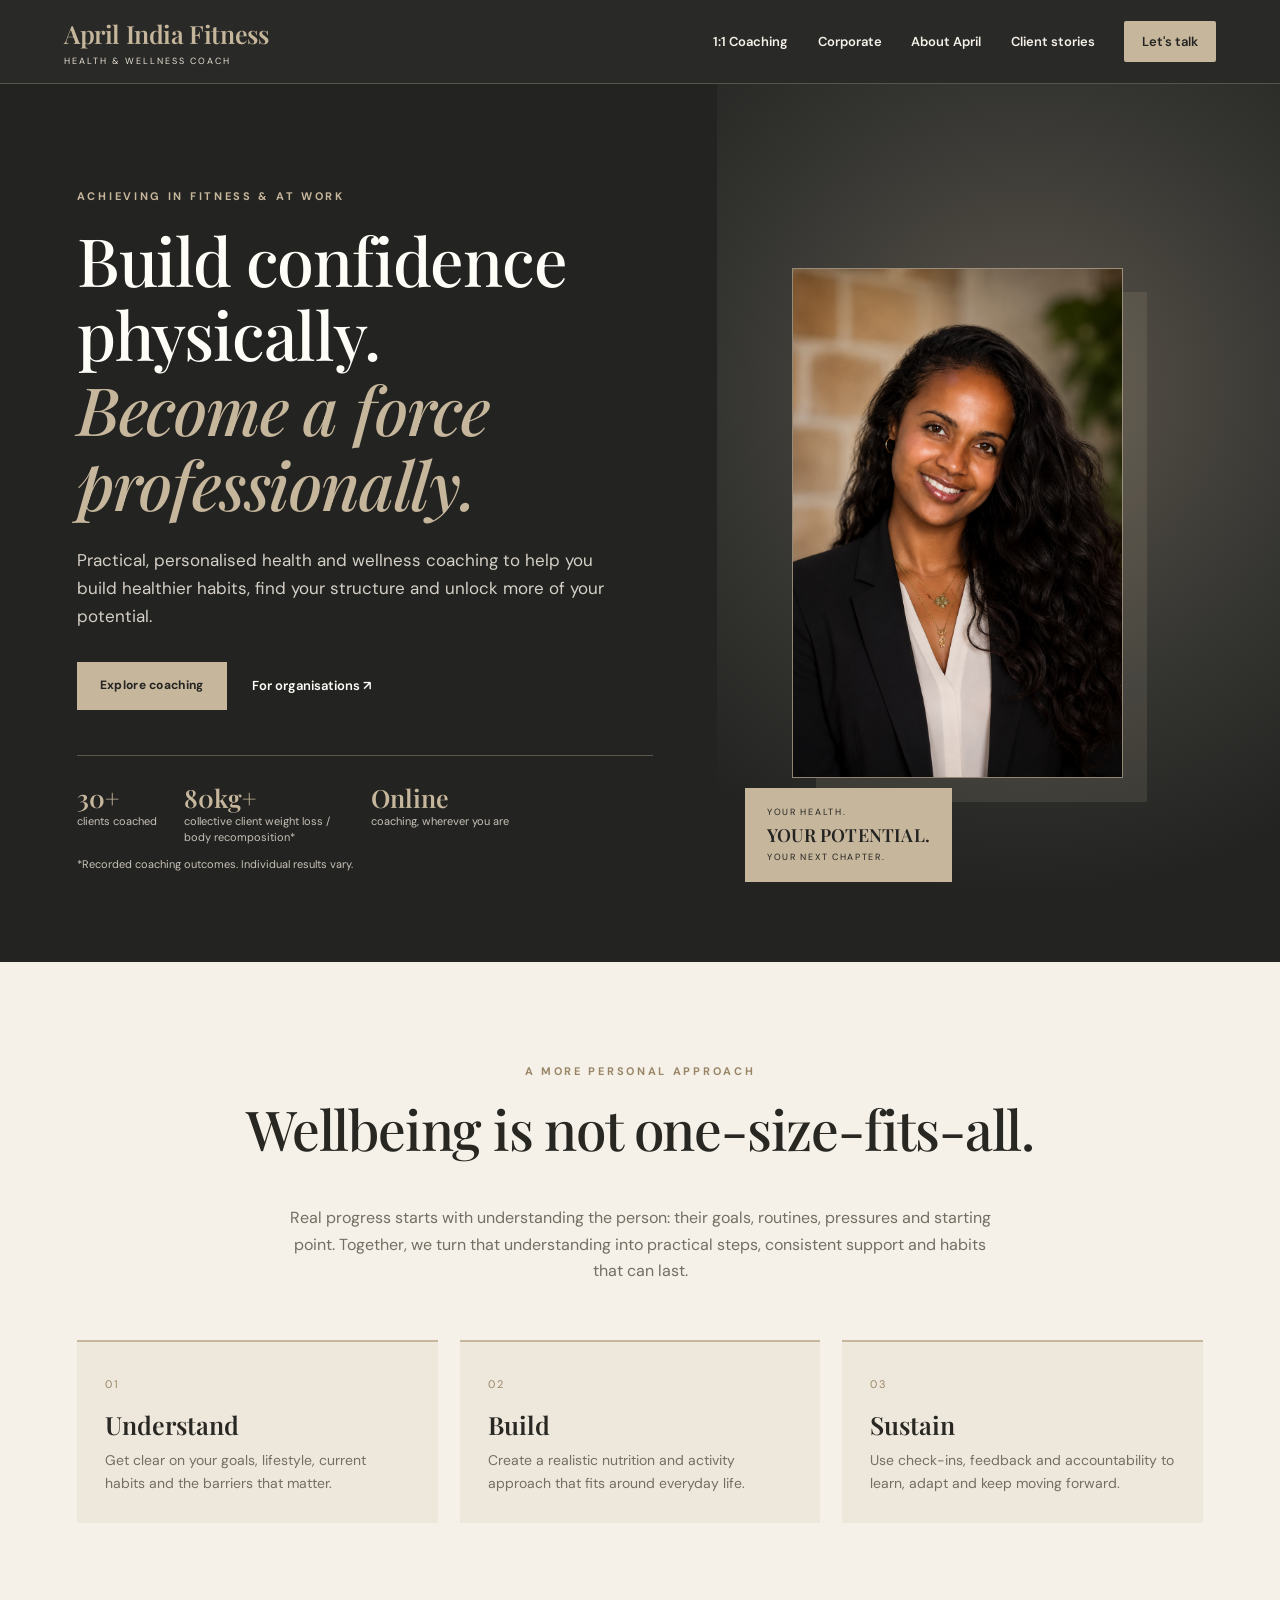
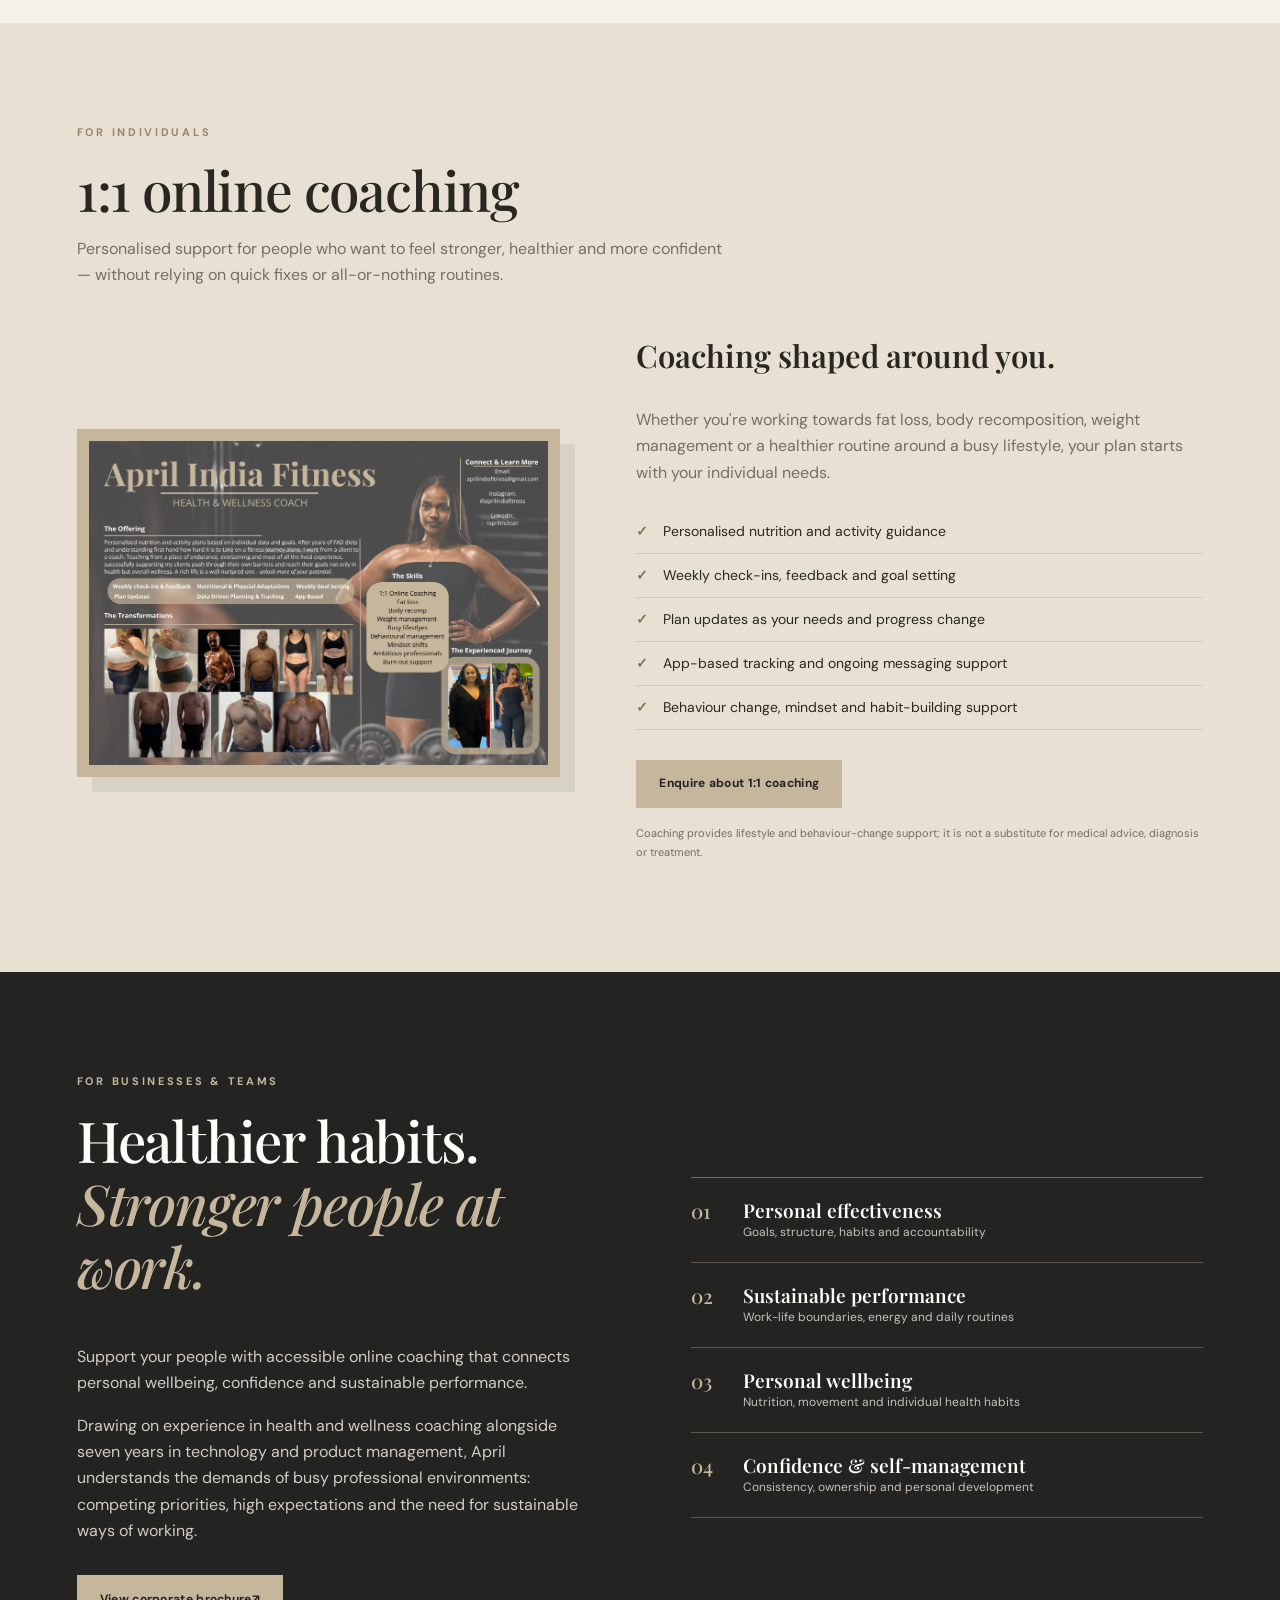
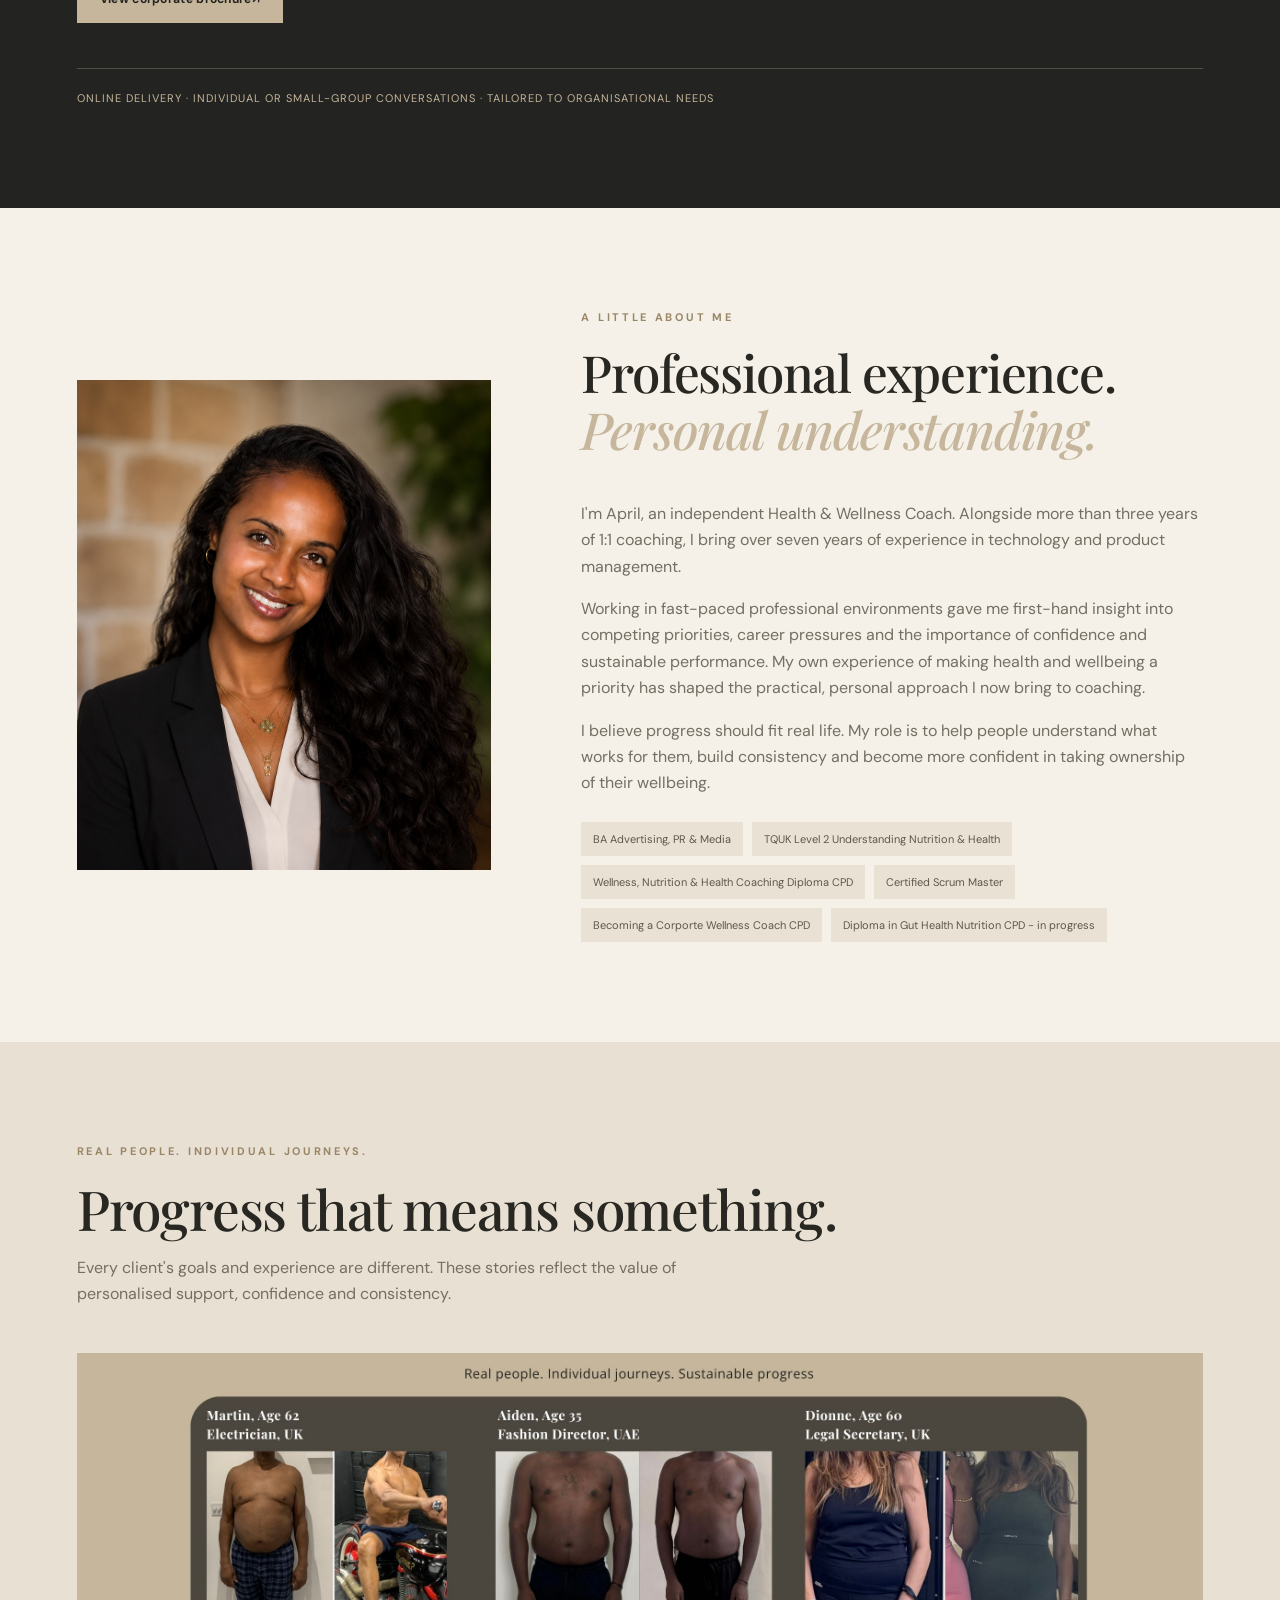
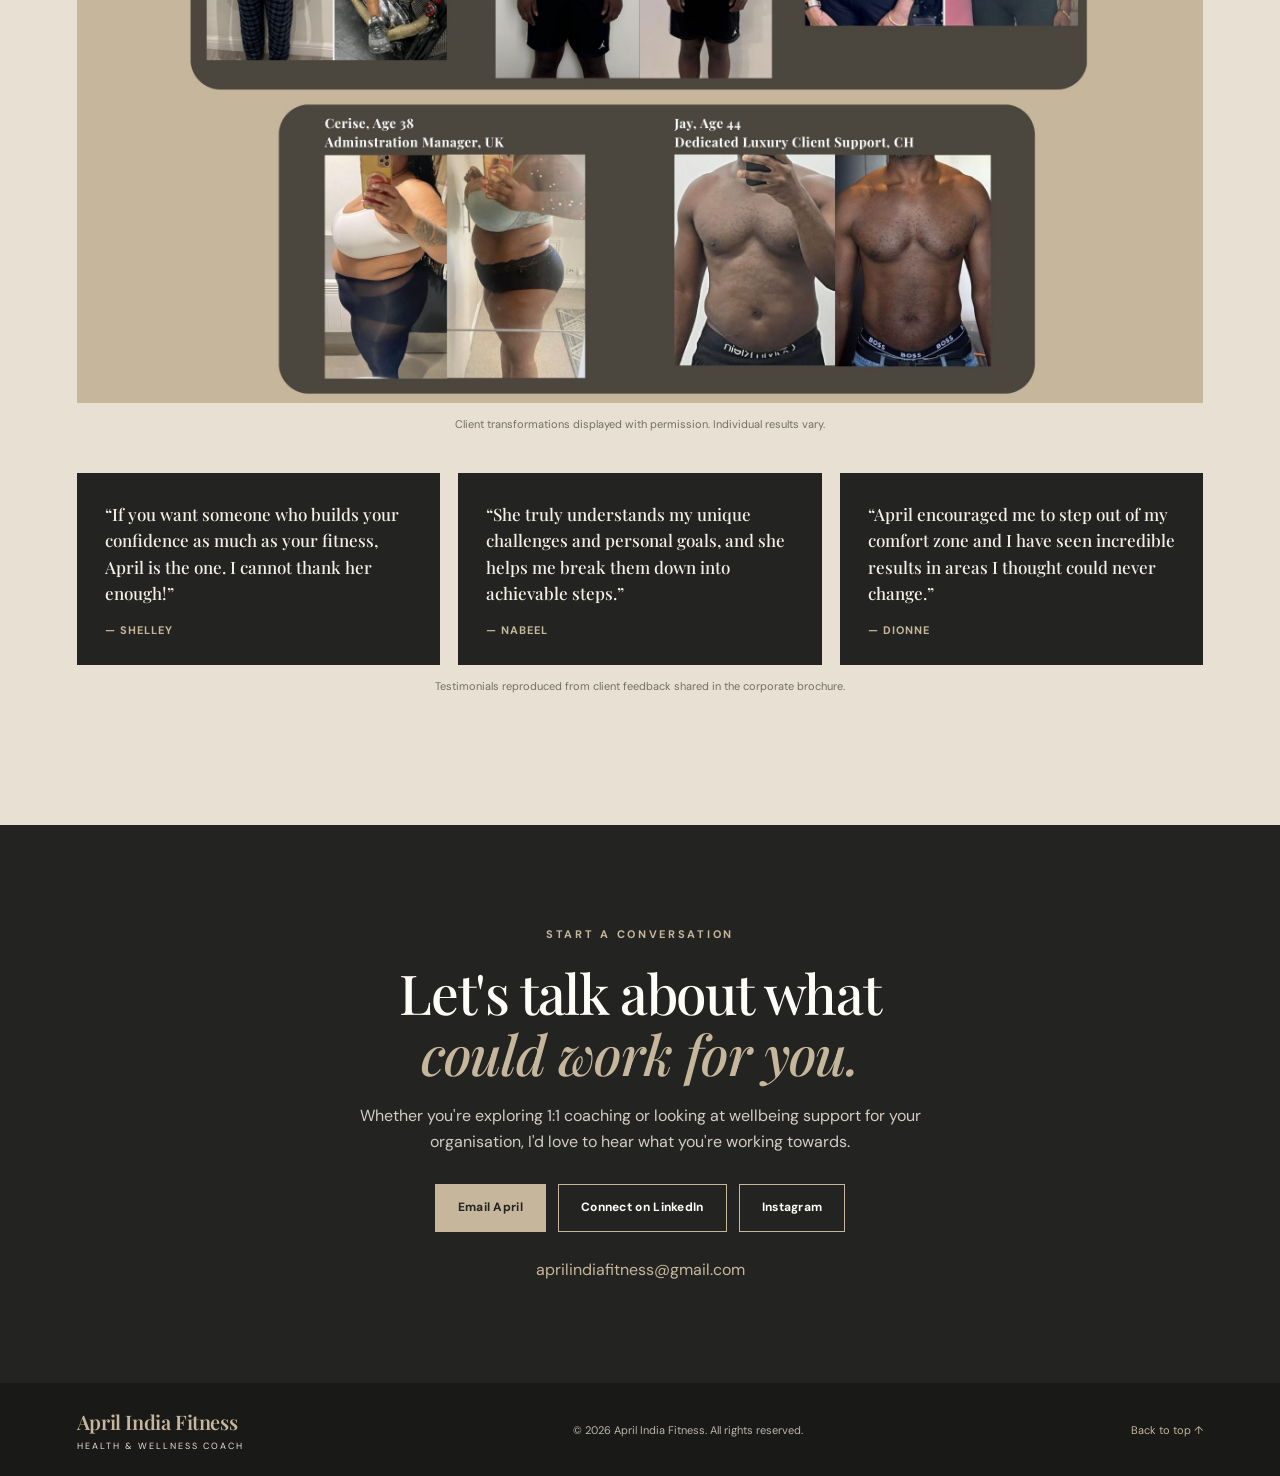
<file: index.html>
<!doctype html>
<html lang="en-GB">
<head>
  <meta charset="utf-8">
  <meta name="viewport" content="width=device-width, initial-scale=1">
  <meta name="theme-color" content="#232321">
  <meta name="description" content="April India Fitness — online health and wellness coaching for individuals, ambitious professionals and organisations. Build confidence physically and become a force professionally.">
  <title>April India Fitness | Health &amp; Wellness Coach</title>
  <link rel="preconnect" href="https://fonts.googleapis.com">
  <link rel="preconnect" href="https://fonts.gstatic.com" crossorigin>
  <link href="https://fonts.googleapis.com/css2?family=DM+Sans:wght@400;500;600;700&family=Playfair+Display:wght@500;600;700&display=swap" rel="stylesheet">
  <link rel="stylesheet" href="styles.css">
</head>
<body>
  <header class="site-header">
    <a class="brand" href="#home" aria-label="April India Fitness home">
      <span class="brand-name">April India Fitness</span>
      <span class="brand-tag">HEALTH &amp; WELLNESS COACH</span>
    </a>
    <button class="menu-toggle" aria-label="Open navigation" aria-expanded="false">☰</button>
    <nav class="nav">
      <a href="#coaching">1:1 Coaching</a>
      <a href="#corporate">Corporate</a>
      <a href="#about">About April</a>
      <a href="#stories">Client stories</a>
      <a class="nav-cta" href="#contact">Let's talk</a>
    </nav>
  </header>

  <main>
    <section class="hero" id="home">
      <div class="hero-copy">
        <p class="eyebrow">ACHIEVING IN FITNESS &amp; AT WORK</p>
        <h1>Build confidence physically.<br><em>Become a force professionally.</em></h1>
        <p class="hero-lede">Practical, personalised health and wellness coaching to help you build healthier habits, find your structure and unlock more of your potential.</p>
        <div class="hero-actions">
          <a class="button button-dark" href="#coaching">Explore coaching</a>
          <a class="text-link" href="#corporate">For organisations <span>↗</span></a>
        </div>
        <div class="hero-proof">
          <div><strong>30+</strong><span>clients coached</span></div>
          <div><strong>80kg+</strong><span>collective client weight loss / body recomposition*</span></div>
          <div><strong>Online</strong><span>coaching, wherever you are</span></div>
        </div>
        <p class="fine-print">*Recorded coaching outcomes. Individual results vary.</p>
      </div>
      <div class="hero-visual">
        <div class="portrait-frame"><img src="assets/april-headshot.png" alt="Professional portrait of April McLean"></div>
        <div class="hero-stamp"><span>YOUR HEALTH.</span><b>YOUR POTENTIAL.</b><span>YOUR NEXT CHAPTER.</span></div>
      </div>
    </section>

    <section class="intro section-pad">
      <p class="eyebrow">A MORE PERSONAL APPROACH</p>
      <h2>Wellbeing is not one-size-fits-all.</h2>
      <p class="intro-text">Real progress starts with understanding the person: their goals, routines, pressures and starting point. Together, we turn that understanding into practical steps, consistent support and habits that can last.</p>
      <div class="three-pillars">
        <article><span class="pillar-no">01</span><h3>Understand</h3><p>Get clear on your goals, lifestyle, current habits and the barriers that matter.</p></article>
        <article><span class="pillar-no">02</span><h3>Build</h3><p>Create a realistic nutrition and activity approach that fits around everyday life.</p></article>
        <article><span class="pillar-no">03</span><h3>Sustain</h3><p>Use check-ins, feedback and accountability to learn, adapt and keep moving forward.</p></article>
      </div>
    </section>

    <section class="coaching section-pad" id="coaching">
      <div class="section-heading">
        <p class="eyebrow">FOR INDIVIDUALS</p>
        <h2>1:1 online coaching</h2>
        <p>Personalised support for people who want to feel stronger, healthier and more confident — without relying on quick fixes or all-or-nothing routines.</p>
      </div>
      <div class="coaching-grid">
        <div class="poster-wrap"><img src="assets/1-to-1-coaching-poster.png" alt="April India Fitness 1:1 coaching poster showing coaching services and client transformations"></div>
        <div class="service-content">
          <h3>Coaching shaped around you.</h3>
          <p>Whether you're working towards fat loss, body recomposition, weight management or a healthier routine around a busy lifestyle, your plan starts with your individual needs.</p>
          <ul class="check-list">
            <li>Personalised nutrition and activity guidance</li>
            <li>Weekly check-ins, feedback and goal setting</li>
            <li>Plan updates as your needs and progress change</li>
            <li>App-based tracking and ongoing messaging support</li>
            <li>Behaviour change, mindset and habit-building support</li>
          </ul>
          <a class="button button-dark" href="mailto:aprilindiafitness@gmail.com?subject=1%3A1%20coaching%20enquiry">Enquire about 1:1 coaching</a>
          <p class="small-note">Coaching provides lifestyle and behaviour-change support; it is not a substitute for medical advice, diagnosis or treatment.</p>
        </div>
      </div>
    </section>

    <section class="corporate section-pad" id="corporate">
      <div class="corporate-copy">
        <p class="eyebrow">FOR BUSINESSES &amp; TEAMS</p>
        <h2>Healthier habits.<br><em>Stronger people at work.</em></h2>
        <p>Support your people with accessible online coaching that connects personal wellbeing, confidence and sustainable performance.</p>
        <p>Drawing on experience in health and wellness coaching alongside seven years in technology and product management, April understands the demands of busy professional environments: competing priorities, high expectations and the need for sustainable ways of working.</p>
        <a class="button button-light" href="assets/April-McLean-Corporate-Brochure.pdf" target="_blank" rel="noopener">View corporate brochure <span>↗</span></a>
      </div>
      <div class="corporate-topics">
        <div><span>01</span><b>Personal effectiveness</b><small>Goals, structure, habits and accountability</small></div>
        <div><span>02</span><b>Sustainable performance</b><small>Work-life boundaries, energy and daily routines</small></div>
        <div><span>03</span><b>Personal wellbeing</b><small>Nutrition, movement and individual health habits</small></div>
        <div><span>04</span><b>Confidence &amp; self-management</b><small>Consistency, ownership and personal development</small></div>
      </div>
      <div class="corporate-footer">Online delivery · Individual or small-group conversations · Tailored to organisational needs</div>
    </section>

    <section class="about section-pad" id="about">
      <div class="about-image"><img src="assets/april-headshot.png" alt="April McLean, independent health and wellness coach"></div>
      <div class="about-copy">
        <p class="eyebrow">A LITTLE ABOUT ME</p>
        <h2>Professional experience.<br><em>Personal understanding.</em></h2>
        <p>I'm April, an independent Health &amp; Wellness Coach. Alongside more than three years of 1:1 coaching, I bring over seven years of experience in technology and product management.</p>
        <p>Working in fast-paced professional environments gave me first-hand insight into competing priorities, career pressures and the importance of confidence and sustainable performance. My own experience of making health and wellbeing a priority has shaped the practical, personal approach I now bring to coaching.</p>
        <p>I believe progress should fit real life. My role is to help people understand what works for them, build consistency and become more confident in taking ownership of their wellbeing.</p>
        <div class="credentials">
          <span>BA Advertising, PR &amp; Media</span>
          <span>TQUK Level 2 Understanding Nutrition &amp; Health</span>
          <span>Wellness, Nutrition &amp; Health Coaching Diploma CPD</span>
          <span>Certified Scrum Master</span>
          <span>Becoming a Corporte Wellness Coach CPD</span>
          <span>Diploma in Gut Health Nutrition CPD - in progress</span>
        </div>
      </div>
    </section>

    <section class="stories section-pad" id="stories">
      <div class="section-heading">
        <p class="eyebrow">REAL PEOPLE. INDIVIDUAL JOURNEYS.</p>
        <h2>Progress that means something.</h2>
        <p>Every client's goals and experience are different. These stories reflect the value of personalised support, confidence and consistency.</p>
      </div>
      <img class="transformations" src="assets/client-transformations.jpg" alt="Client transformation photographs from April's coaching practice">
      <p class="image-caption">Client transformations displayed with permission. Individual results vary.</p>
      <div class="testimonial-grid">
        <blockquote>“If you want someone who builds your confidence as much as your fitness, April is the one. I cannot thank her enough!”<cite>— Shelley</cite></blockquote>
        <blockquote>“She truly understands my unique challenges and personal goals, and she helps me break them down into achievable steps.”<cite>— Nabeel</cite></blockquote>
        <blockquote>“April encouraged me to step out of my comfort zone and I have seen incredible results in areas I thought could never change.”<cite>— Dionne</cite></blockquote>
      </div>
      <p class="image-caption">Testimonials reproduced from client feedback shared in the corporate brochure.</p>
    </section>

    <section class="contact section-pad" id="contact">
      <p class="eyebrow">START A CONVERSATION</p>
      <h2>Let's talk about what<br><em>could work for you.</em></h2>
      <p>Whether you're exploring 1:1 coaching or looking at wellbeing support for your organisation, I'd love to hear what you're working towards.</p>
      <div class="contact-actions">
        <a class="button button-light" href="mailto:aprilindiafitness@gmail.com?subject=Coaching%20enquiry">Email April</a>
        <a class="button button-outline-light" href="https://www.linkedin.com/in/aprilmclean/" target="_blank" rel="noopener">Connect on LinkedIn</a>
        <a class="button button-outline-light" href="https://www.instagram.com/aprilindiafitness/" target="_blank" rel="noopener">Instagram</a>
      </div>
      <a class="email-address" href="mailto:aprilindiafitness@gmail.com">aprilindiafitness@gmail.com</a>
    </section>
  </main>

  <footer class="footer">
    <a class="brand brand-footer" href="#home"><span class="brand-name">April India Fitness</span><span class="brand-tag">HEALTH &amp; WELLNESS COACH</span></a>
    <p>© <span id="year"></span> April India Fitness. All rights reserved.</p>
    <a href="#home">Back to top ↑</a>
  </footer>
  <script src="script.js"></script>
</body>
</html>
</file>
<file: styles.css>
:root {
  --sand: #C6B69C;
  --sand-light: #e3d8c6;
  --charcoal: #232321;
  --ink: #282722;
  --paper: #f5f1e9;
  --white: #fffdf8;
  --muted: #746e63;
  --serif: "Playfair Display", Georgia, serif;
  --sans: "DM Sans", Arial, sans-serif;
}
* { box-sizing: border-box; }
html { scroll-behavior: smooth; }
body { margin: 0; background: var(--paper); color: var(--ink); font-family: var(--sans); line-height: 1.65; }
a { color: inherit; }
.site-header { position: sticky; top: 0; z-index: 20; display: flex; align-items: center; justify-content: space-between; padding: 17px clamp(22px, 5vw, 76px); background: rgba(35,35,33,.97); color: var(--white); border-bottom: 1px solid rgba(198,182,156,.3); }
.brand { display: flex; flex-direction: column; text-decoration: none; line-height: 1.15; }
.brand-name { font: 600 25px var(--serif); color: var(--sand); letter-spacing: -.4px; }
.brand-tag { margin-top: 6px; font-size: 9px; letter-spacing: 2px; color: #e9e1d5; }
.nav { display: flex; align-items: center; gap: clamp(15px, 2.3vw, 34px); }
.nav a { color: #f6f1e8; text-decoration: none; font-size: 13px; font-weight: 600; }
.nav a:hover, .text-link:hover { color: var(--sand); }
.nav .nav-cta { padding: 10px 18px; color: var(--charcoal); background: var(--sand); border-radius: 2px; }
.menu-toggle { display: none; background: transparent; color: white; border: 0; font-size: 26px; }
.hero { display: grid; grid-template-columns: 1.12fr .88fr; min-height: 690px; background: var(--charcoal); color: var(--white); overflow: hidden; }
.hero-copy { padding: clamp(55px, 8vw, 118px) 5vw clamp(50px, 7vw, 90px) max(6vw, calc((100vw - 1240px)/2)); align-self: center; }
.eyebrow { margin: 0 0 18px; color: #9a8667; font-size: 11px; font-weight: 700; letter-spacing: 2.7px; }
.hero .eyebrow { color: var(--sand); }
h1, h2, h3, p { margin-top: 0; }
h1, h2 { font-family: var(--serif); font-weight: 500; letter-spacing: -1.2px; line-height: 1.12; }
h1 { max-width: 720px; margin-bottom: 25px; font-size: clamp(43px, 5.2vw, 72px); }
h1 em, h2 em { color: var(--sand); font-weight: 500; }
.hero-lede { max-width: 560px; color: #d5d0c7; font-size: 17px; }
.hero-actions { display: flex; align-items: center; flex-wrap: wrap; gap: 25px; margin: 32px 0 45px; }
.button { display: inline-flex; align-items: center; justify-content: center; min-height: 48px; padding: 13px 22px; border: 1px solid transparent; text-decoration: none; font-size: 12px; font-weight: 700; letter-spacing: .3px; transition: .2s ease; }
.button:hover { transform: translateY(-2px); }
.button-dark { background: var(--sand); color: var(--charcoal); }
.button-light { background: var(--sand); color: var(--charcoal); }
.button-outline-light { border-color: var(--sand); color: var(--white); }
.text-link { color: var(--white); text-decoration: none; font-size: 13px; font-weight: 600; }
.hero-proof { display: flex; flex-wrap: wrap; gap: 27px; padding-top: 25px; border-top: 1px solid rgba(198,182,156,.35); }
.hero-proof div { display: flex; flex-direction: column; max-width: 160px; }
.hero-proof strong { color: var(--sand); font: 600 25px var(--serif); }
.hero-proof span, .fine-print { color: #c7c2b8; font-size: 11px; line-height: 1.4; }
.fine-print { margin: 12px 0 0; }
.hero-visual { position: relative; min-height: 620px; display: flex; align-items: center; justify-content: center; padding: 50px 8vw 50px 20px; background: radial-gradient(circle at 55% 35%, #5c554b 0, #343431 48%, #232321 78%); }
.portrait-frame { width: min(390px, 75%); height: 510px; overflow: hidden; border: 1px solid rgba(198,182,156,.65); box-shadow: 24px 24px 0 rgba(198,182,156,.13); }
.portrait-frame img { width: 100%; height: 100%; object-fit: cover; object-position: center 25%; }
.hero-stamp { position: absolute; bottom: 80px; left: 5%; display: flex; flex-direction: column; gap: 3px; padding: 17px 22px; background: var(--sand); color: var(--charcoal); font-size: 9px; letter-spacing: 1.7px; }
.hero-stamp b { font: 600 18px var(--serif); letter-spacing: .2px; }
.section-pad { padding: 100px max(6vw, calc((100vw - 1180px)/2)); }
.intro { text-align: center; }
.intro h2, .section-heading h2, .contact h2 { font-size: clamp(37px, 4.3vw, 57px); }
.intro-text { max-width: 720px; margin: 0 auto; color: var(--muted); font-size: 16px; }
.three-pillars { display: grid; grid-template-columns: repeat(3, 1fr); gap: 22px; margin-top: 55px; text-align: left; }
.three-pillars article { padding: 28px; border-top: 2px solid var(--sand); background: #eee8dc; }
.pillar-no { color: #9b8768; font-size: 11px; letter-spacing: 2px; }
.three-pillars h3 { margin: 12px 0 8px; font: 600 25px var(--serif); }
.three-pillars p { margin: 0; color: var(--muted); font-size: 14px; }
.coaching { background: #e8e0d3; }
.section-heading { max-width: 760px; margin-bottom: 45px; }
.section-heading h2 { margin-bottom: 15px; }
.section-heading > p:last-child { max-width: 660px; color: var(--muted); }
.coaching-grid { display: grid; grid-template-columns: .92fr 1.08fr; align-items: center; gap: clamp(35px, 6vw, 80px); }
.poster-wrap { padding: 12px; background: var(--sand); box-shadow: 15px 15px 0 rgba(35,35,33,.08); }
.poster-wrap img { display: block; width: 100%; height: auto; }
.service-content h3 { font: 600 31px var(--serif); }
.service-content p { color: var(--muted); }
.check-list { list-style: none; padding: 0; margin: 24px 0 30px; }
.check-list li { position: relative; padding: 10px 0 10px 27px; border-bottom: 1px solid rgba(35,35,33,.12); font-size: 14px; }
.check-list li:before { content: "✓"; position: absolute; left: 0; color: #887554; font-weight: 700; }
.small-note { margin-top: 16px; font-size: 11px; }
.corporate { display: grid; grid-template-columns: 1fr 1fr; gap: 45px 9%; align-items: center; background: var(--charcoal); color: var(--white); }
.corporate .eyebrow { color: var(--sand); }
.corporate h2 { font-size: clamp(40px, 4.4vw, 58px); }
.corporate-copy > p:not(.eyebrow) { max-width: 590px; color: #d2cdc3; }
.corporate-copy .button { margin-top: 15px; }
.corporate-topics { display: grid; gap: 0; border-top: 1px solid rgba(198,182,156,.5); }
.corporate-topics div { display: grid; grid-template-columns: 38px 1fr; gap: 0 14px; padding: 19px 0; border-bottom: 1px solid rgba(198,182,156,.35); }
.corporate-topics span { grid-row: span 2; color: var(--sand); font: 500 20px var(--serif); }
.corporate-topics b { font: 600 19px var(--serif); }
.corporate-topics small { color: #c7c2b8; font-size: 12px; }
.corporate-footer { grid-column: 1 / -1; padding-top: 20px; border-top: 1px solid rgba(198,182,156,.3); color: var(--sand); font-size: 11px; letter-spacing: 1px; text-transform: uppercase; }
.about { display: grid; grid-template-columns: .8fr 1.2fr; gap: 8%; align-items: center; }
.about-image { height: 490px; overflow: hidden; background: var(--sand); }
.about-image img { width: 100%; height: 100%; object-fit: cover; object-position: center 25%; }
.about-copy h2 { font-size: clamp(37px, 4vw, 54px); }
.about-copy > p:not(.eyebrow) { color: var(--muted); }
.credentials { display: flex; flex-wrap: wrap; gap: 9px; margin-top: 25px; }
.credentials span { padding: 8px 12px; background: #e9e1d4; color: #5f574b; font-size: 11px; }
.stories { background: #e8e0d3; }
.transformations { display: block; width: 100%; max-height: 650px; object-fit: contain; background: var(--sand); }
.image-caption { margin: 12px 0 30px; color: var(--muted); text-align: center; font-size: 11px; }
.testimonial-grid { display: grid; grid-template-columns: repeat(3, 1fr); gap: 18px; margin-top: 40px; }
blockquote { margin: 0; padding: 28px; background: var(--charcoal); color: #f5f0e7; font: 500 17px/1.55 var(--serif); }
blockquote cite { display: block; margin-top: 17px; color: var(--sand); font: 700 11px var(--sans); letter-spacing: 1px; text-transform: uppercase; }
.contact { text-align: center; background: var(--charcoal); color: var(--white); }
.contact .eyebrow { color: var(--sand); }
.contact h2 { margin-bottom: 18px; }
.contact > p:not(.eyebrow) { max-width: 590px; margin: 0 auto 28px; color: #d2cdc3; }
.contact-actions { display: flex; justify-content: center; flex-wrap: wrap; gap: 12px; }
.email-address { display: inline-block; margin-top: 25px; color: var(--sand); text-decoration: none; }
.footer { display: flex; align-items: center; justify-content: space-between; gap: 20px; padding: 25px max(6vw, calc((100vw - 1180px)/2)); background: #191918; color: #bcb6aa; font-size: 11px; }
.footer p { margin: 0; }
.footer > a:last-child { color: var(--sand); text-decoration: none; }
.brand-footer .brand-name { font-size: 20px; }
@media (max-width: 900px) {
  .nav { gap: 13px; }
  .nav a { font-size: 11px; }
  .hero { grid-template-columns: 1fr .75fr; }
  .hero-visual { padding-right: 25px; }
  .portrait-frame { height: 430px; width: 90%; }
  .hero-stamp { left: 0; bottom: 60px; }
  .section-pad { padding-top: 75px; padding-bottom: 75px; }
}
@media (max-width: 700px) {
  .site-header { padding: 15px 20px; }
  .brand-name { font-size: 21px; }
  .menu-toggle { display: block; }
  .nav { display: none; position: absolute; top: 100%; left: 0; right: 0; padding: 18px 22px 24px; flex-direction: column; align-items: stretch; background: var(--charcoal); border-top: 1px solid rgba(198,182,156,.25); }
  .nav.open { display: flex; }
  .nav a { padding: 8px 0; font-size: 14px; }
  .nav .nav-cta { padding: 11px 15px; text-align: center; }
  .hero { grid-template-columns: 1fr; }
  .hero-copy { padding: 65px 25px 45px; }
  .hero-visual { min-height: 500px; padding: 35px 20px 75px; }
  .portrait-frame { width: min(340px, 78%); height: 420px; }
  .hero-stamp { left: 5%; bottom: 35px; }
  .section-pad { padding: 70px 23px; }
  .three-pillars, .coaching-grid, .corporate, .about, .testimonial-grid { grid-template-columns: 1fr; }
  .three-pillars { gap: 12px; margin-top: 35px; }
  .coaching-grid { gap: 35px; }
  .poster-wrap { max-width: 520px; margin: auto; }
  .corporate { gap: 35px; }
  .corporate-footer { grid-column: auto; line-height: 1.7; }
  .about { gap: 35px; }
  .about-image { height: 410px; max-width: 430px; }
  .footer { flex-direction: column; text-align: center; }
}
</file>
